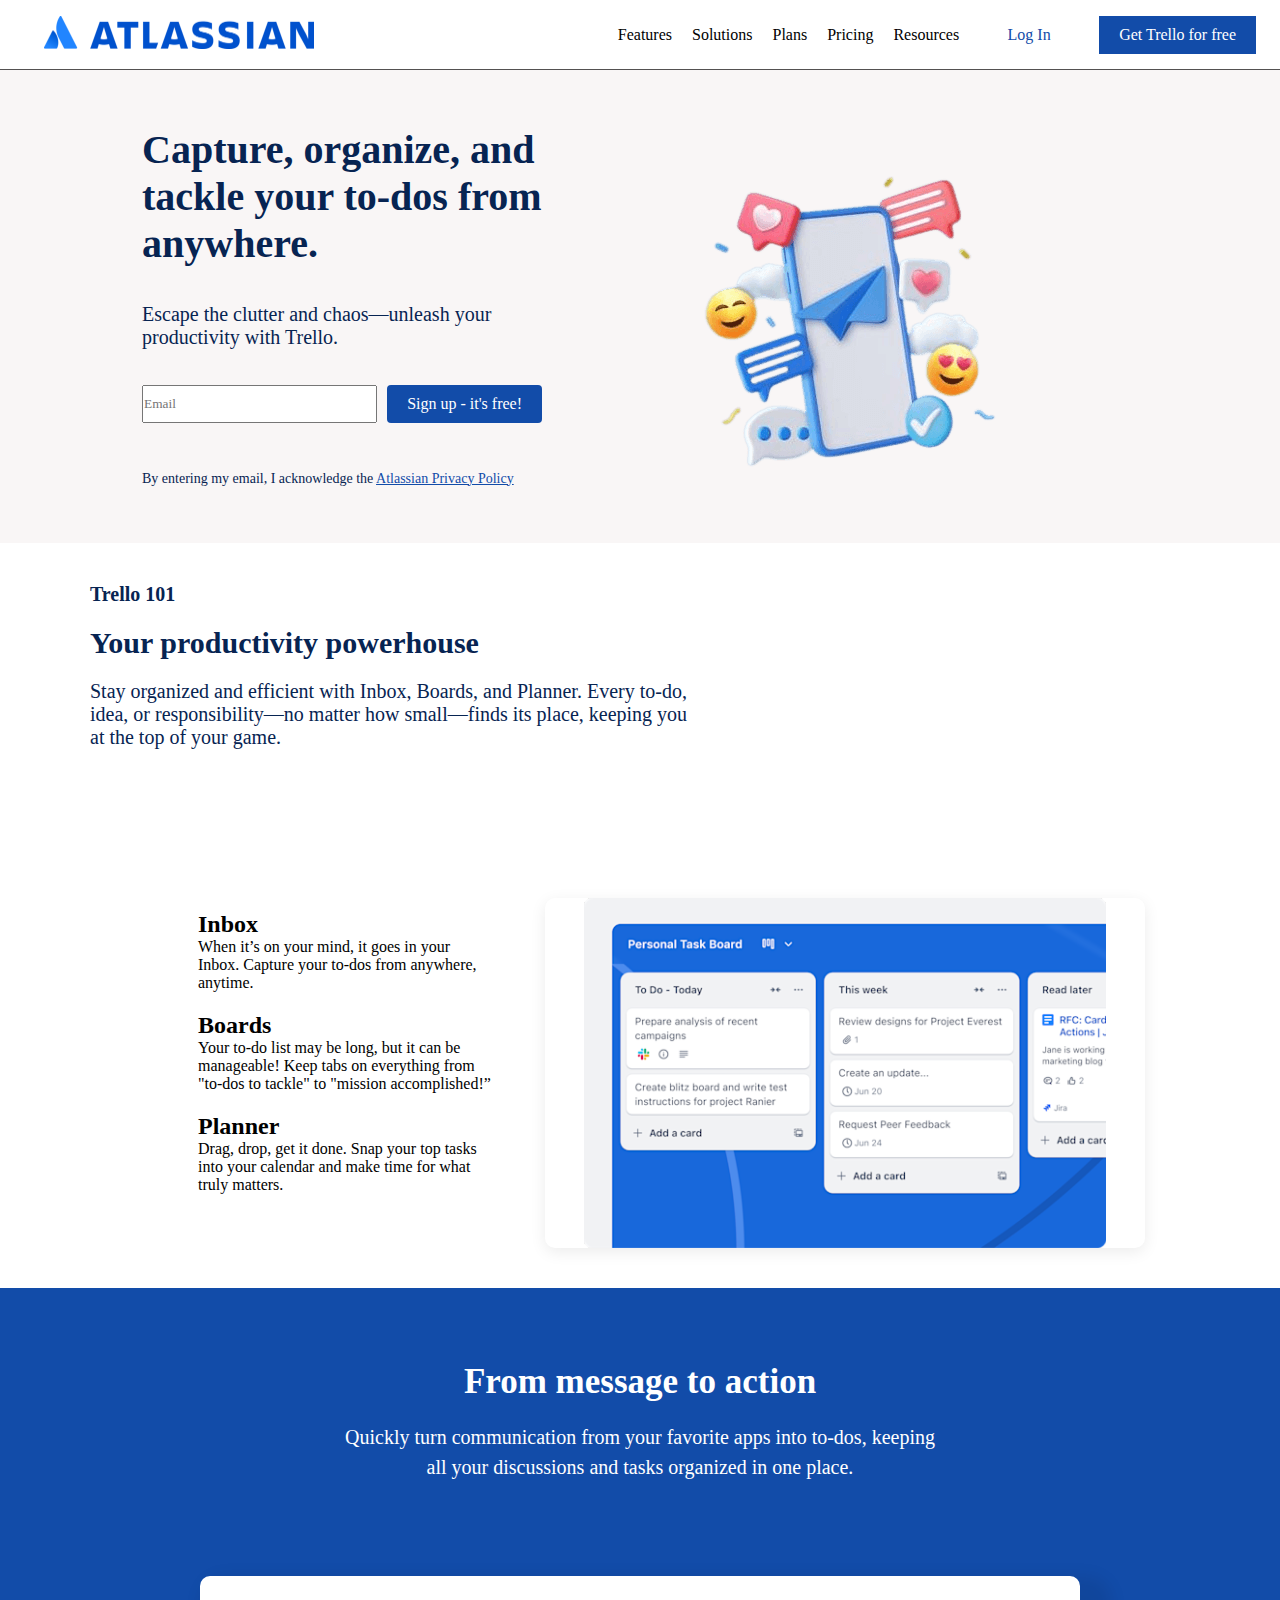
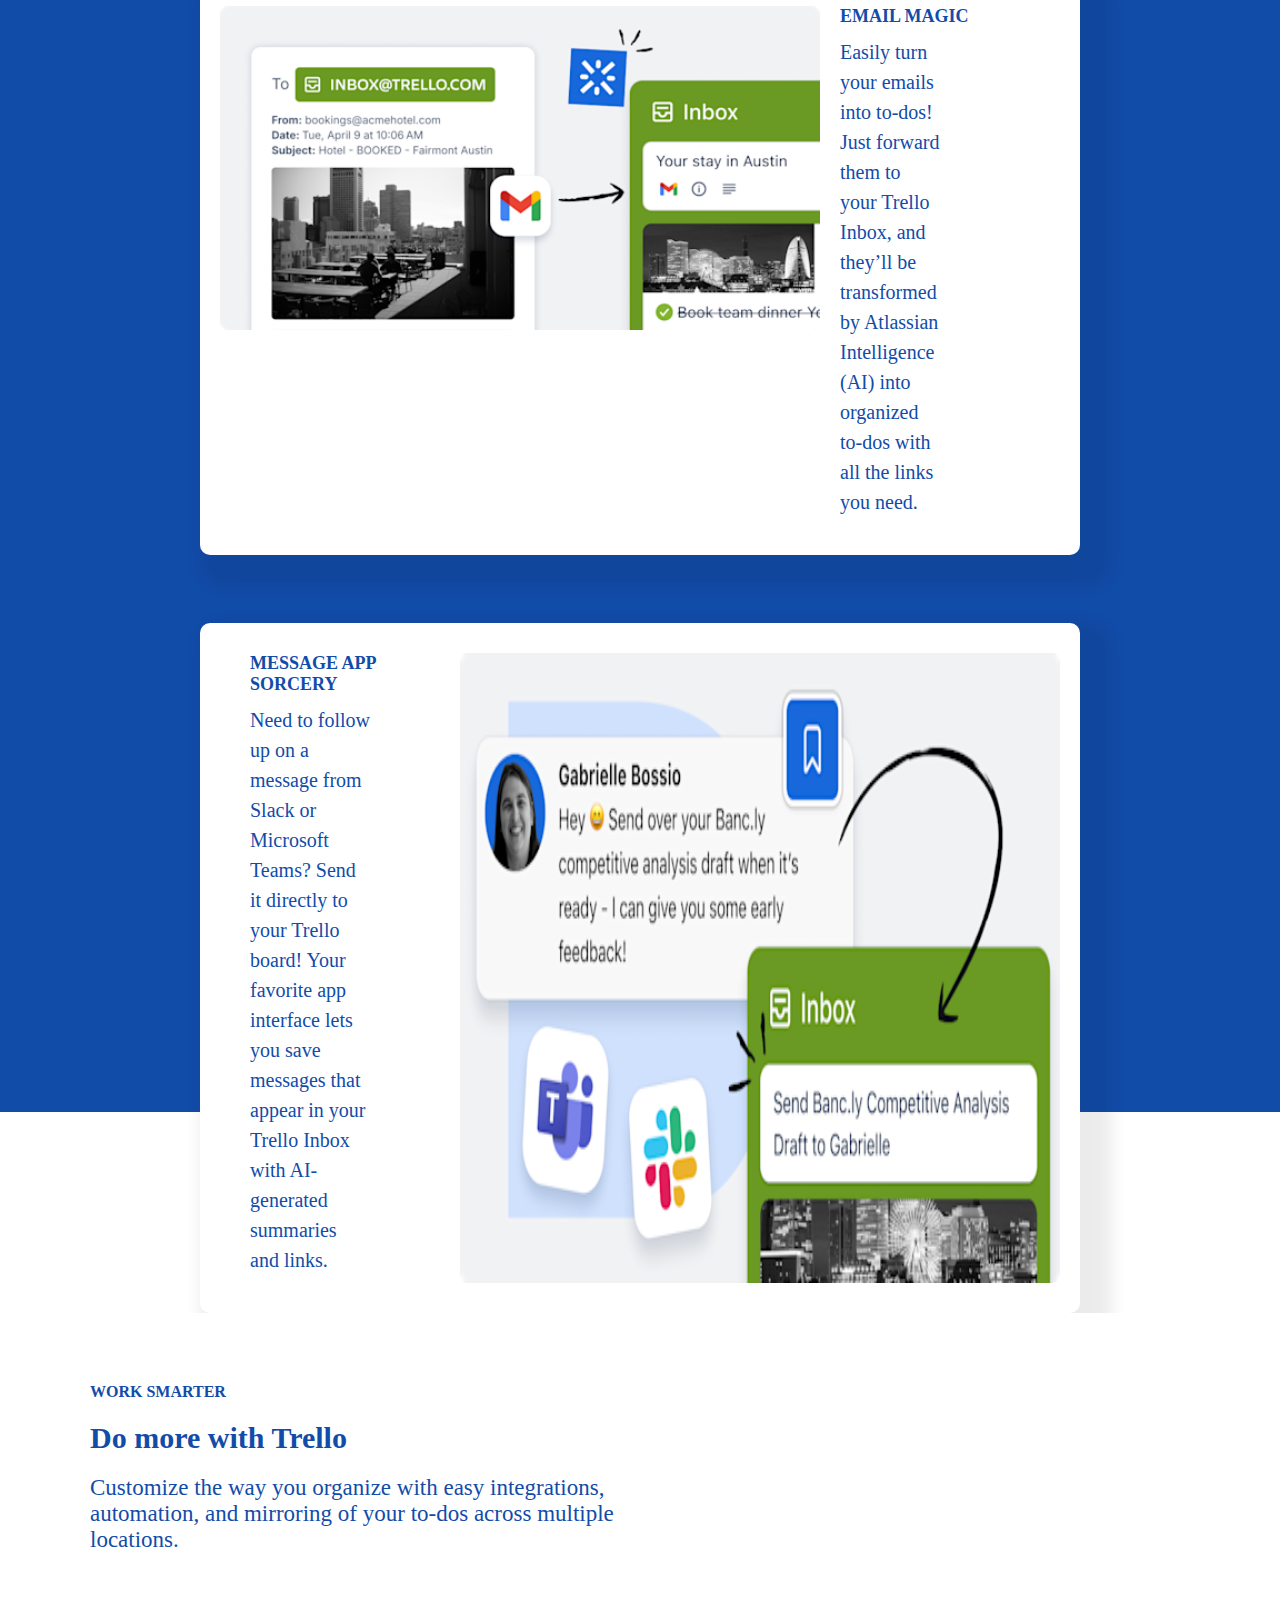
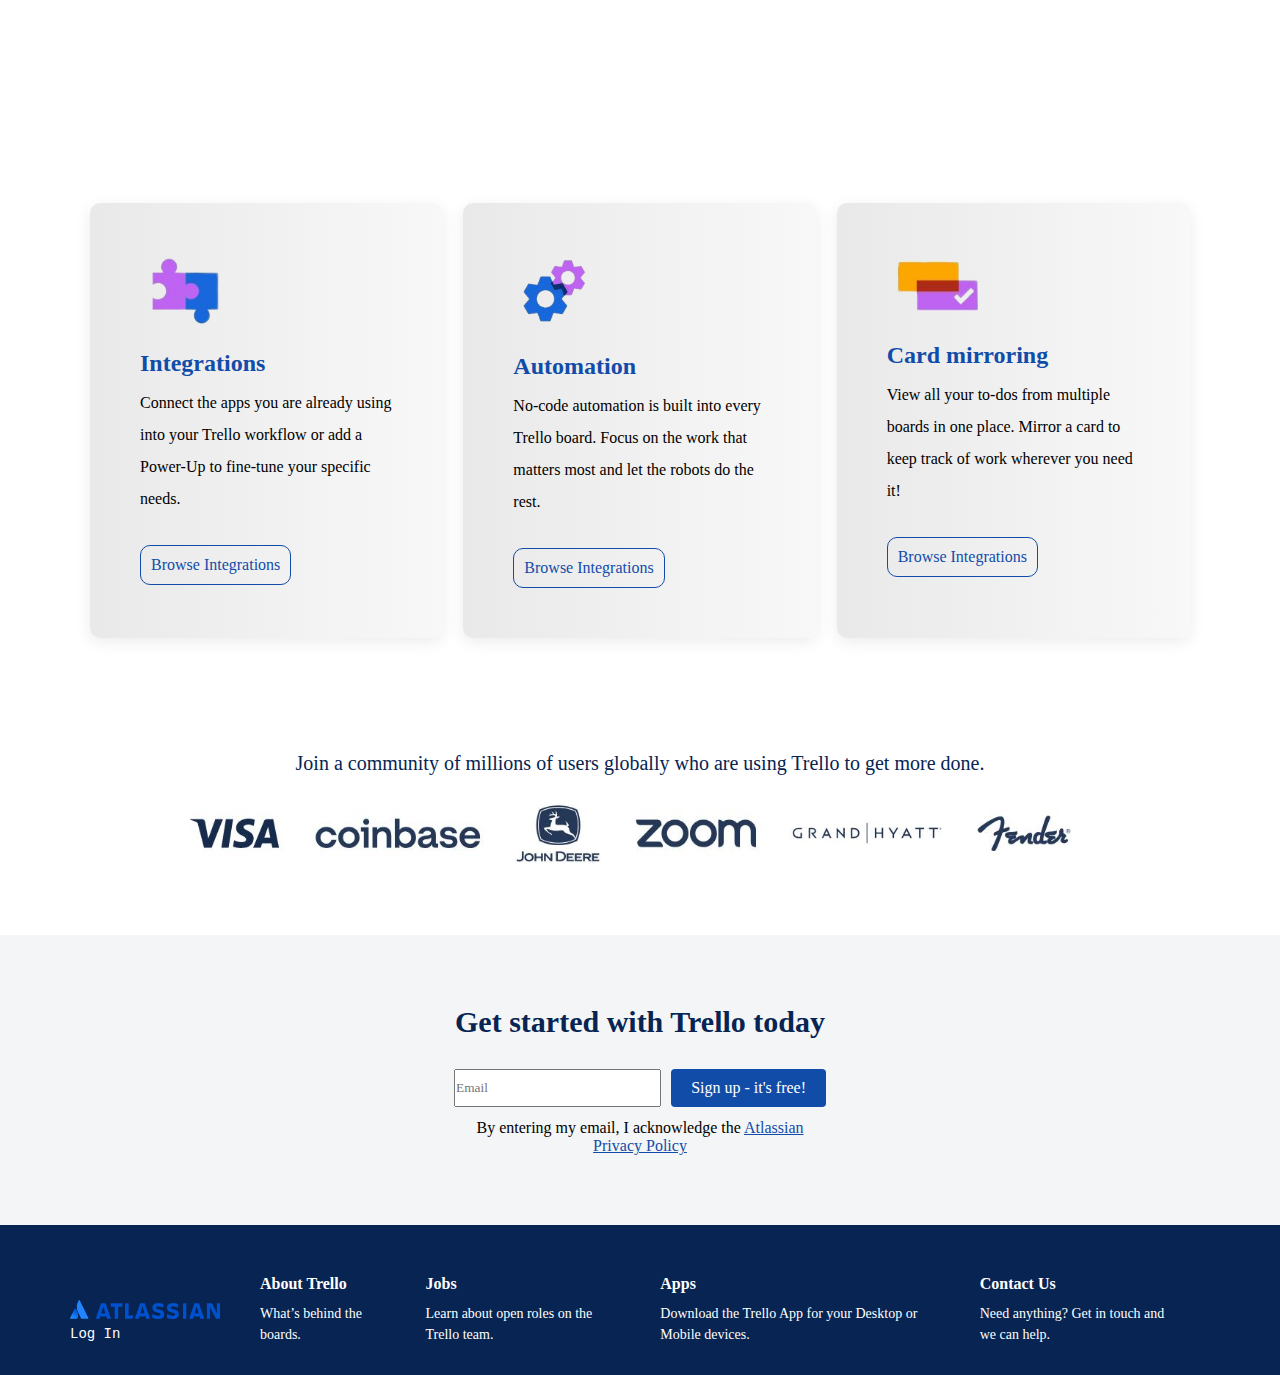
<file: index.html>
<!DOCTYPE html>
<html lang="en">

<head>
    <meta charset="UTF-8">
    <meta name="viewport" content="width=device-width, initial-scale=1.0">
    <title>Trello</title>
    <link rel="stylesheet" href="style.css">
    <link rel="stylesheet"
        href="https://fonts.googleapis.com/css2?family=Material+Symbols+Outlined:opsz,wght,FILL,GRAD@24,400,0,0&icon_names=chevron_forward" />
    <link rel="stylesheet"
        href="https://fonts.googleapis.com/css2?family=Material+Symbols+Outlined:opsz,wght,FILL,GRAD@24,400,0,0&icon_names=chevron_backward" />
    <link rel="stylesheet"
        href="https://fonts.googleapis.com/css2?family=Material+Symbols+Outlined:opsz,wght,FILL,GRAD@24,400,0,0&icon_names=menu" />
    <link rel="stylesheet"
        href="https://fonts.googleapis.com/css2?family=Material+Symbols+Outlined:opsz,wght,FILL,GRAD@24,400,0,0&icon_names=close" />


</head>

<body>
    <header>
        <div class="container">
            <div class="logo">
                <img src="image/logo.png" alt="Trello Logo">
            </div>
            <span id="menu-toggle" class="material-symbols-outlined" style="cursor:pointer;">
                <svg xmlns="http://www.w3.org/2000/svg" height="24px" viewBox="0 -960 960 960" width="24px"
                    fill="#1f1f1f">
                    <path d="M120-240v-80h720v80H120Zm0-200v-80h720v80H120Zm0-200v-80h720v80H120Z" />
                </svg>
            </span>
            <span id="menu-close" class="material-symbols-outlined" style="cursor:pointer; display:none;">
                <svg xmlns="http://www.w3.org/2000/svg" height="24px" viewBox="0 -960 960 960" width="24px"
                    fill="#1f1f1f">
                    <path
                        d="m256-200-56-56 224-224-224-224 56-56 224 224 224-224 56 56-224 224 224 224-56 56-224-224-224 224Z" />
                </svg>
            </span>
            <div class="nav-link">
                <ul>
                    <li>Features</li>
                    <li>Solutions</li>
                    <li>Plans</li>
                    <li>Pricing</li>
                    <li>Resources</li>
                </ul>
                <button class="btn-1" onclick="window.location.href='form.html'">Log In</button>
                <button class="btn-2" onclick="window.location.href='form.html'">Get Trello for free</button>

            </div>
        </div>
    </header>

    <section>
        <div class="section-1">
            <div class="content">
                <h2>Capture, organize, and tackle your to-dos from anywhere.</h2>
                <p>Escape the clutter and chaos—unleash your productivity with Trello.</p>
                <div class="input-row">
                    <input type="text" id="email-signup" placeholder="Email">
                    <button>Sign up - it's free!</button>
                </div>
                <p>By entering my email, I acknowledge the <span>Atlassian Privacy Policy</span> </p>
            </div>
            <div class="section-1-image">
                <img src="image/section-1 image.png" alt="email on phone">
            </div>
        </div>
    </section>

    <section class="section-2">
        <div class="content-2">
            <h6>Trello 101</h6>
            <h2>Your productivity powerhouse</h2>
            <p>Stay organized and efficient with Inbox, Boards, and Planner. Every to-do, idea, or responsibility—no
                matter how small—finds its place, keeping you at the top of your game.</p>
        </div>
    </section>

    <section class="section-3">
        <div class="content-3">
            <div class="inbox-content" onclick="showSlide(0)">
                <h2>Inbox</h2>
                <p>When it’s on your mind, it goes in your Inbox.
                    Capture your to-dos from anywhere, anytime.
                </p>
            </div>

            <div class="boards-content" onclick="showSlide(1)">
                <h2>Boards</h2>
                <p>Your to-do list may be long,
                    but it can be manageable!
                    Keep tabs on everything from "to-dos to tackle" to
                    "mission accomplished!”
                </p>
            </div>

            <div class="planner-content" onclick="showSlide(2)">
                <h2>Planner</h2>
                <p>Drag, drop, get it done.
                    Snap your top tasks into your calendar and make time for what truly matters.
                </p>
            </div>
        </div>
        <div class="image-box">
            <div class="content-slider">
                <div class="slide"><img src="image/inbox-slider.png" alt=""></div>
                <div class="slide"><img src="image/board-slider.png" alt=""></div>
                <div class="slide"><img src="image/planner-slider.png" alt=""></div>
            </div>
        </div>

    </section>
    <script>
        // Place this in a <script> tag after your slider HTML
        function showSlide(index) {
            // Get slide width dynamically for responsiveness
            const slide = document.querySelector('.slide');
            const slideWidth = slide.offsetWidth;
            document.querySelector('.content-slider').style.transform =
                `translateX(-${index * slideWidth}px)`;
        }
    </script>

    <section class="section-4">
        <div class="container-4">
            <h2>From message to action</h2>
            <p>Quickly turn communication from your favorite apps into to-dos,
                keeping all your discussions and tasks organized in one place.
            </p>
        </div>
    </section>


    <section class="section-5">
        <div class="container-5">
            <div class="image-content">
                <div class="email-todos"><img src="image/email-todos.png" alt=""></div>
                <div class="mail-todos">
                    <h2>EMAIL MAGIC</h2>
                    <p>Easily turn your emails into to-dos! Just forward them to your Trello Inbox,
                        and they’ll be transformed by Atlassian Intelligence (AI)
                        into organized to-dos with all the links you need.
                    </p>
                </div>
            </div>
            <br>
            <div class="image-content-2">
                <div class="mail-todo-2">
                    <h2>MESSAGE APP SORCERY</h2>
                    <p>Need to follow up on a message from Slack or Microsoft Teams? Send it directly to your Trello
                        board!
                        Your favorite app interface lets you save messages
                        that appear in your Trello Inbox with AI-generated summaries and links.
                    </p>
                </div>
                <div class="slackteams"><img src="image/slackteams-to-inbox.png" alt=""></div>
            </div>


        </div>
    </section>

    <section class="section-6">
        <div class="content-6">
            <h6>WORK SMARTER</h6>
            <h2>Do more with Trello</h2>
            <p>Customize the way you organize with easy integrations, automation,
                and mirroring of your to-dos across multiple locations.
            </p>
        </div>
    </section>

    <section class="section-7">
        <div class="container-7">
            <div class="integration">
                <img src="image/Integration.png" alt="integration">
                <h2>Integrations</h2>
                <p>
                    Connect the apps you are already using into your
                    Trello workflow or add a Power-Up to fine-tune your specific needs.
                </p>
                <a href="#">Browse Integrations</a>
            </div>

            <div class="integration-1">
                <img src="image/Automation.png" alt="Automation">
                <h2>Automation</h2>
                <p>
                    No-code automation is built into every Trello board. Focus on the work that matters most and let the
                    robots do the rest.
                </p>
                <a href="#">Browse Integrations</a>
            </div>

            <div class="integration-2">
                <img src="image/Card mirror.png" alt="Card Mirror">
                <h2>Card mirroring</h2>
                <p>
                    View all your to-dos from multiple boards in one place. Mirror a card to keep track of work wherever
                    you need it!
                </p>
                <a href="#">Browse Integrations</a>
            </div>
        </div>
    </section>

    <section class="section-8">

        <div class="container-8">
            <p>Join a community of millions of users globally who are using Trello to get more done.</p>
            <img src="image/image8.JPG" alt="">
        </div>

    </section>

    <section class="section-9">

        <div class="container-9">
            <h2>Get started with Trello today</h2>
            <div class="input-row">
                <input type="text" id="email" placeholder="Email">
                <button>Sign up - it's free!</button>
            </div>
            <p>By entering my email, I acknowledge the <span>Atlassian Privacy Policy</span> </p>

        </div>

    </section>

    <footer>

        <div class="container-footer">
            <div class="footer-logo">
                <img src="image/logo.png" alt="">
                <p>Log In</p>
            </div>

            <div class="ftcontainer">
                <h2>About Trello</h2>
                <p>What’s behind the boards.</p>
            </div>

            <div class="ftcontainer">
                <h2>Jobs</h2>
                <p>Learn about open roles on the Trello team.</p>
            </div>

            <div class="ftcontainer">
                <h2>Apps</h2>
                <p>Download the Trello App for your Desktop or Mobile devices.</p>
            </div>

            <div class="ftcontainer">
                <h2>Contact Us</h2>
                <p>Need anything? Get in touch and we can help.</p>
            </div>

        </div>

    </footer>


    <script src="script.js"></script>
</body>

</html>
</file>
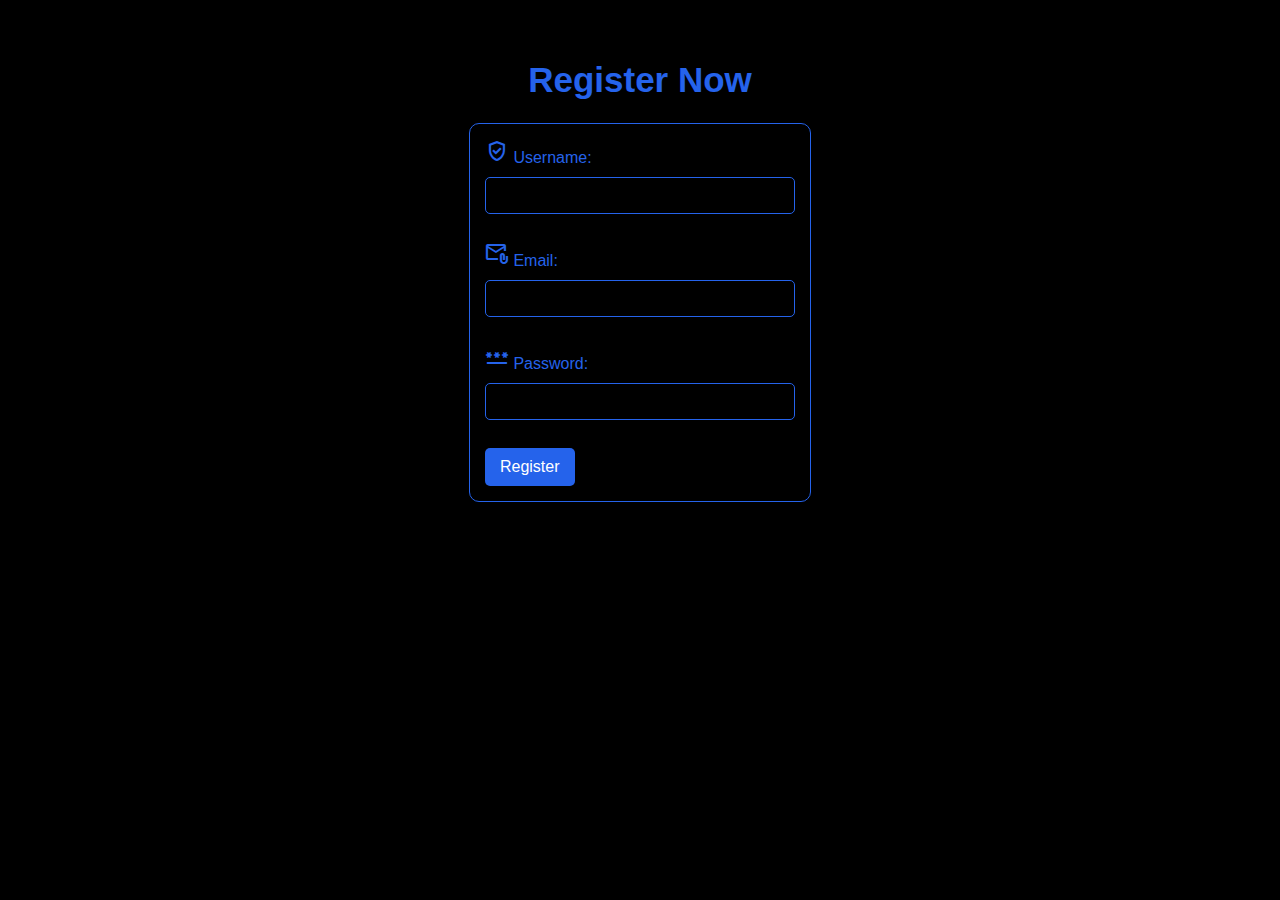
<file: form.html>
<!DOCTYPE html>
<html lang="en">

<head>
    <meta charset="UTF-8">
    <meta name="viewport" content="width=device-width, initial-scale=1.0">
    <title>Register Now</title>
    <link rel="stylesheet" href="register.css">
    <link rel="stylesheet" href="https://fonts.googleapis.com/css2?family=Material+Symbols+Outlined" />
</head>

<body>
    <h1>Register Now</h1>
    <form id="registerForm">
        <span class="material-symbols-outlined">verified_user</span>
        <label for="username">Username:</label>
        <input type="text" id="username" name="username" required><br><br>

        <span class="material-symbols-outlined">attach_email</span>
        <label for="email">Email:</label>
        <input type="email" id="email" name="email" required><br><br>

        <span class="material-symbols-outlined">password</span>
        <label for="password">Password:</label>
        <input type="password" id="password" name="password" required><br><br>

        <button type="submit">Register</button>
    </form>

    <script src="script.js"></script>
</body>

</html>
</file>
<file: style.css>
* {
    margin: 0;
    padding: 0;
    box-sizing: border-box;
    font-family: Cambria, Cochin, Georgia, Times, 'Times New Roman', serif;
}

body {
    background-color: #f4f5f7;
    width: 100%;
}

header {
    background-color: white;
    display: flex;
    align-items: center;
    height: 70px;
    justify-content: space-between;
    z-index: 100;
    position: sticky;
    top: 0;
}

header:hover {
    border-bottom: 1px solid #545151;
}


.logo {
    margin-left: 20px;
}

.logo img {
    width: 30vh;
}

header .container {
    width: 100%;
    display: flex;
    justify-content: space-between;
    align-items: center;
    padding: 0 24px;
    /* Add horizontal padding if needed */
    box-sizing: border-box;
}

header .nav-link {
    list-style: none;
    display: flex;
    align-items: center;
    gap: 20px;
    margin-left: 20px;
}

header .nav-link ul {
    list-style: none;
    display: flex;
    gap: 20px;
    align-items: center;
}

header .nav-link ul li {
    cursor: pointer;
    transition: color 0.5s, border-bottom 0.5s;
}

header .container .nav-link ul li:hover {
    color: #124ca9;
    font-weight: bold;
    border-bottom: 2px solid #124ca9;
}

header .nav-link .btn-1,
header .nav-link .btn-2 {
    padding: 10px 20px;
    border: none;
    background-color: transparent;
    cursor: pointer;
    font-size: 16px;
    min-width: 100px;
    /* Use min-width for flexibility */
    margin-top: 0;
    transition: background 0.5s, color 0.5s;
    display: flex;
    align-items: center;
    justify-content: center;
}

header .nav-link .btn-1 {
    background-color: transparent;
    color: #124ca9;
    width: 100px;
}

header .nav-link .btn-2 {
    background-color: #124ca9;
    width: 100%;
    color: white;
}



@media (max-width: 800px) {

    header.hide-header {
        display: none !important;
    }


    header {
        height: auto;
        padding: 10px 0;
    }

    header .container {
        flex-direction: column;
        align-items: flex-start;
        width: 100%;
        padding: 0 10px;
    }

    .logo {
        margin-left: 0;
        margin-bottom: 10px;
    }

    .logo img {
        width: 140px;
        height: auto;
    }

    header .nav-link {
        width: 100%;
        flex-direction: column;
        align-items: flex-start;
        gap: 10px;
    }

    header .nav-link ul {
        flex-direction: column;
        gap: 8px;
        margin: 0 0 10px 0;
        width: 100%;
        align-items: flex-start;
    }

    header .nav-link ul li {
        width: 100%;
        padding: 8px 0;
        font-size: 1.1rem;
        border-bottom: 1px solid #f0f0f0;
    }


    header .nav-link .btn-1,
    header .nav-link .btn-2 {
        width: 100%;
        margin-bottom: 8px;
        font-size: 1rem;
        padding: 10px 0;
    }

    .nav-link {
        display: none;
        flex-direction: column;
        background: #fff;
        position: absolute;
        top: 60px;
        left: 0;
        width: 100vw;
        z-index: 1000;
        box-shadow: 0 2px 8px rgba(0, 0, 0, 0.08);
        padding: 20px 0;
    }


    .nav-link.open {
        display: flex;
    }

    #menu-toggle {
        display: inline-block;
        margin-left: 10px;
    }

    #menu-close {
        display: none;
        margin-left: 10px;
    }

    #menu-close.active {
        display: inline-block;
    }

    .section-1 {
        flex-direction: column;
        align-items: center;
        gap: 20px;
    }

    .section-1-image img {
        width: 90vw;
        max-width: 320px;
    }

}

@media (min-width: 801px) {

    #menu-toggle,
    #menu-close {
        display: none !important;
    }

    .nav-link {
        display: flex !important;
        position: static;
        background: none;
        box-shadow: none;
        padding: 0;
    }
}


section {
    background-color: rgb(249, 246, 246);
    width: 100%;
    align-items: center;
    justify-content: center;
}

.section-1 {
    display: flex;
    align-items: center;
    justify-content: center;
    gap: 20px;
    padding: 20px 0;
}

.section-1 .content {
    max-width: 400px;
    display: flex;
    flex-direction: column;
    gap: 16px;
}

.content h2 {
    font-size: 40px;
    margin-bottom: 20px;
    color: #072452;
    font-family: 'Times New Roman', Times, serif;
}

.content p:first-of-type {
    font-size: 20px;
    color: #072452;
    margin-bottom: 20px;
}

.content p:last-of-type {
    font-size: 14px;
    color: #072452;
    margin-top: 20px;
    line-height: 1.2;
}

.content p span {
    color: #124ca9;
    cursor: pointer;
    text-decoration: underline;
}

.input-row {
    display: flex;
    gap: 10px;
    margin-bottom: 12px;
}

.input-row input[type="text"] {
    flex: 1;
    min-width: 0;
}

.input-row button {
    white-space: nowrap;
    padding: 10px 20px;
    background-color: #124ca9;
    color: white;
    border: none;
    border-radius: 4px;
    cursor: pointer;
    font-size: 16px;
    transition: background-color 0.3s;
}

.input-row button:hover {
    background-color: #0d3a7a;
}

.section-1-image img {
    max-width: 600px;
    width: 100%;
    height: auto;
    display: block;
}


@media (max-width: 800px) {
    .section-1 {
        flex-direction: column;
        align-items: center;
        padding: 24px 24px;
    }

    .content h2 {
        font-size: 24px;
        color: #072452;
        font-family: 'Times New Roman', Times, serif;
    }

    .content p:first-of-type {
        font-size: 16px;
        color: #072452;
    }


    .section-1-image img {
        width: 90vw;
        max-width: 320px;
    }
}

/*section 2 */

.section-2 {
    height: 35vh;
    background-color: white;
    padding-left: 70px;
    padding-top: 20px;
    width: 100%;
}

.section-2 .content-2 {
    max-width: 650px;
    padding: 20px;
    text-align: left;
}

.content-2 h6 {
    font-size: 20px;
    margin-bottom: 20px;
    color: #072452;
    font-family: 'Times New Roman', Times, serif;
}

.content-2 h2 {
    font-size: 30px;
    margin-bottom: 20px;
    color: #072452;
    font-family: 'Times New Roman', Times, serif;
}

.content-2 p {
    font-size: 20px;
    color: #072452;
    font-family: 'Times New Roman', Times, serif;
}

/* --- Mobile Responsive --- */
@media (max-width: 800px) {
    .section-2 {
        padding: 36px 0;
    }

    .content-2 {
        padding: 18px 6vw;
        max-width: 100%;
    }

    .content-2 h6 {
        font-size: 1rem;
        margin-bottom: 8px;
    }

    .content-2 h2 {
        font-size: 1.15rem;
        margin-bottom: 10px;
    }

    .content-2 p {
        font-size: 0.98rem;
        padding: 0 2vw;
    }
}

@media (max-width: 500px) {
    .section-2 {
        padding: 20px 0;
    }

    .content-2 {
        padding: 10px 2vw;
    }

    .content-2 h2 {
        font-size: 1rem;
    }

    .content-2 p {
        font-size: 0.93rem;
        padding: 0;
    }
}

/* --- Section 3 and Slider Responsive Styles --- */
.section-3 {
    display: flex;
    align-items: flex-start;
    background-color: white;
    gap: 40px;
    padding: 40px 0;
    justify-content: center;
}

.content-3 {
    max-width: 320px;
    display: flex;
    flex-direction: column;
    gap: 20px;
    margin-left: 50px;
    border: solid transparent;
    padding: 10px;
    transition: 0.2s;
    background-color: white;
    border-radius: 10px;
    cursor: pointer
}

.content-3 :hover {
    background: linear-gradient(to right 30%, #ffffff, #0d0db7);
    border-radius: 10px;
    padding: 10px;
    border: solid;
    box-shadow: 0 4px 16px rgba(0, 0, 0, 0.08);
    color: #124ca9;
}

.image-box {
    width: 600px;
    height: 350px;
    overflow: hidden;
    border-radius: 10px;
    box-shadow: 0 4px 16px rgba(0, 0, 0, 0.08);
    background: #fff;
    display: flex;
    align-items: center;
    justify-content: center;
}

.content-slider {
    display: flex;
    width: 1800px;
    /* 3 slides * 600px each */
    transition: transform 0.5s cubic-bezier(.77, 0, .18, 1);
}

.slide {
    width: 600px;
    height: 350px;
    flex-shrink: 0;
    display: flex;
    align-items: center;
    justify-content: center;
}

.slide img {
    width: 100%;
    height: 100%;
    object-fit: contain;
    display: block;
}

/* --- Mobile Responsive Styles --- */
@media (max-width: 800px) {
    .section-3 {
        flex-direction: column;
        align-items: center;
        gap: 20px;
        padding: 24px 0;
    }

    .content-3 {
        margin-left: 0;
        max-width: 100%;
        width: 100%;
    }

    .image-box,
    .slide {
        width: 95vw;
        max-width: 95vw;
        height: 200px;
    }

    .content-slider {
        width: 285vw;
        /* 3 slides * 95vw each */
    }
}

@media (max-width: 500px) {

    .image-box,
    .slide {
        width: 98vw;
        max-width: 98vw;
        height: 140px;
    }

    .content-slider {
        width: 294vw;
        /* 3 slides * 98vw each */
    }
}


/* Section 4 */
.section-4 {
    width: 100%;
    background-color: #124ca9;
    justify-content: center;
    text-align: center;
    align-items: center;
    padding-top: 50px;
    padding-bottom: 70px;
    color: white;

}


.section-4 .container-4 {
    max-width: 800px;
    margin: 0 auto;
    text-align: center;
    padding: 24px 16px;
}

.container-4 h2 {
    font-size: 35px;
    font-weight: bold;

}

.section-4 .container-4 p {
    font-size: 20px;
    line-height: 1.5;
    margin-top: 20px;
    padding-left: 80px;
    padding-right: 80px;
}


/* Add at the end of your style.css */

@media (max-width: 800px) {
    .section-4 {
        padding: 36px 0 40px 0;
    }

    .section-4 .container-4 {
        padding: 18px 8vw;
        max-width: 100%;
    }

    .container-4 h2 {
        font-size: 1.3rem;
        margin-bottom: 12px;
    }

    .section-4 .container-4 p {
        font-size: 1rem;
        padding: 0 2vw;
    }
}

@media (max-width: 500px) {
    .section-4 {
        padding: 20px 0 24px 0;
    }

    .section-4 .container-4 {
        padding: 10px 2vw;
    }

    .container-4 h2 {
        font-size: 1.05rem;
    }

    .section-4 .container-4 p {
        font-size: 0.95rem;
        padding: 0;
    }
}

.section-5 {
    width: 100%;
    background: linear-gradient(to bottom, #124ca9 85%, #ffffff 15%);
    color: black;
    min-height: 100vh;
}


.section-5 .container-5 {
    max-width: auto;
    margin: 0 auto;
    padding-left: 200px;
    padding-right: 200px;
}


.container-5 .image-content,
.container-5 .image-content-2 {
    background-color: white;
    width: 100%;
    display: flex;
    padding-left: 20px;
    padding-right: 20px;
    padding-top: 30px;
    padding-bottom: 30px;
    border-radius: 10px;
    box-shadow: transparent;
    box-shadow: 16px 16px 16px 16px rgba(0, 0, 0, 0.08);

}



.image-content-2 {
    margin-top: 50px;
}

.image-content .mail-todos {
    margin-right: 30px;
    padding-right: 30px;
    padding-left: 20px;
    text-align: left;
    font-size: 1.3rem;
    margin-bottom: 8px;
    justify-content: center;
    align-content: center;
    color: #124ca9;
}


.email-todos,
.slackteams {
    width: 600px;
    max-width: 100%;
}

.email-todos img,
.slackteams img {
    width: 100%;
    height: auto;
    display: block;
    border-radius: 8px;
}

.mail-todos,
.mail-todo-2 {
    flex: 1;
    min-width: 0;
}


.image-content .mail-todos h2 {
    font-family: Cambria, Cochin, Georgia, Times, 'Times New Roman', serif;
    font-size: 18px;
    font-weight: bold;
}

.image-content .mail-todos p {
    font-family: Cambria, Cochin, Georgia, Times, 'Times New Roman', serif;
    font-size: 20px;
    line-height: 1.5;
    padding-right: 60px;
    padding-top: 10px;

}



.image-content-2 .slackteams {
    display: flex;
}

.image-content-2 .mail-todo-2 {
    margin-right: 30px;
    padding-right: 10;
    padding-left: 30px;
    text-align: left;
    float: left;
    font-size: 1.3rem;
    margin-bottom: 8px;
    justify-content: center;
    align-content: center;
    color: #124ca9;
}

.image-content-2 .mail-todo-2 h2 {
    font-family: Cambria, Cochin, Georgia, Times, 'Times New Roman', serif;
    font-size: 18px;
    font-weight: bold;
}

.mail-todos p,
.mail-todo-2 p {
    font-size: 1rem;
    margin-bottom: 0;
}

.mail-todo-2 p {
    font-family: Cambria, Cochin, Georgia, Times, 'Times New Roman', serif;
    font-size: 20px;
    line-height: 1.5;
    padding-right: 60px;
    padding-top: 10px;

}


@media (max-width: 800px) {
    .section-5 .container-5 {
        padding: 16px;
    }

    .image-content,
    .image-content-2 {
        flex-direction: column;
        align-items: center;
        gap: 16px;
    }

    .email-todos,
    .slackteams {
        width: 95vw;
        max-width: 250px;
        margin: 0 auto;
        display: flex;
        justify-content: center;
    }

    .email-todos img,
    .slackteams img {
        width: 100%;
        max-width: 250px;
        height: auto;
        display: block;
        border-radius: 8px;
        object-fit: contain;
    }

    .mail-todos,
    .mail-todo-2 {
        width: 95vw;
        max-width: 340px;
        box-sizing: border-box;
        display: flex;
        flex-direction: column;
        align-items: center;
        text-align: center;
        margin: 0 auto;
        padding: 0;
    }

    .mail-todos h2,
    .mail-todo-2 h2,
    .mail-todos p,
    .mail-todo-2 p {
        width: 100%;
        padding-right: 10px;
        padding: 0;
        margin-left: 0;
        margin-right: 0;
        text-align: center;
        box-sizing: border-box;
    }
}

@media (max-width: 500px) {

    .email-todos,
    .slackteams {
        max-width: 98vw;
    }

    .mail-todos h2,
    .mail-todo-2 h2,
    .mail-todos p,
    .mail-todo-2 p {
        padding: 0 3vw !important;
    }

    .mail-todos h2,
    .mail-todo-2 h2 {
        font-size: 1rem;
        margin-bottom: 6px;
    }

    .mail-todos p,
    .mail-todo-2 p {
        font-size: 0.93rem;
        padding: 0 2vw;
    }
}


/* section 6 */

.section-6 {
    height: 50vh;
    background-color: white;
    padding-left: 70px;
    padding-top: 50px;
    width: 100%;
}

.section-6 .content-6 {
    max-width: 650px;
    padding: 20px;
    text-align: left;
}

.content-6 h6 {
    font-size: 16px;
    margin-bottom: 20px;
    color: #124ca9;
    font-family: 'Times New Roman', Times, serif;
}

.content-6 h2 {
    font-size: 30px;
    margin-bottom: 20px;
    color: #124ca9;
    font-family: 'Times New Roman', Times, serif;
}

.content-6 p {
    font-size: 23px;
    color: #124ca9;
    font-family: 'Times New Roman', Times, serif;
}


/* --- Mobile Responsive --- */
@media (max-width: 800px) {
    .section-6 {
        padding: 36px 0;
    }

    .content-6 {
        padding: 18px 6vw;
        max-width: 100%;
    }

    .content-6 h6 {
        font-size: 1rem;
        margin-bottom: 8px;
    }

    .content-6 h2 {
        font-size: 1.15rem;
        margin-bottom: 10px;
    }

    .content-6 p {
        font-size: 0.98rem;
        padding: 0 2vw;
    }
}

@media (max-width: 500px) {
    .section-6 {
        padding: 20px 0;
    }

    .content-6 {
        padding: 10px 2vw;
    }

    .content-6 h2 {
        font-size: 1rem;
    }

    .content-6 p {
        font-size: 0.93rem;
        padding: 0;
    }
}

/* section 7*/
.section-7 {
    background-color: white;
    padding: 20px 70px;
    width: 100%;
    min-height: auto;
}

.section-7 .container-7 {
    padding: 20px;
    text-align: left;
    display: flex;
    flex-direction: row;
    gap: 20px;
    justify-content: center;
    align-items: stretch;
}

.container-7 .integration,
.container-7 .integration-1,
.container-7 .integration-2 {
    background: linear-gradient(to right, #e9e9ea, #f8f8f9);
    padding: 50px;
    border-radius: 10px;
    box-shadow: 0 4px 16px rgba(0, 0, 0, 0.08);
    transition: 0.2s;
    flex: 1;
}

.container-7 .integration img {
    max-width: 90px;
    height: auto;
    background: none;
}

.container-7 .integration-1 img {
    max-width: 80px;
    height: auto;
    background: none;
}

.container-7 .integration-2 img {
    max-width: 100px;
    height: auto;
    background: none;
}

.container-7 .integration:hover {
    box-shadow: 0 4px 16px rgba(4, 27, 63, 0.12);
    background: linear-gradient(to left 20%, #124ca9, blue);
    cursor: pointer;
}

.container-7 .integration h2,
.container-7 .integration-1 h2,
.container-7 .integration-2 h2 {
    font-family: Georgia, 'Times New Roman', Times, serif;
    margin-top: 20px;
    color: #124ca9;
}

.container-7 .integration p,
.container-7 .integration-1 p,
.container-7 .integration-2 p {
    margin-top: 10px;
    margin-bottom: 20px;
    line-height: 2;
}

.container-7 .integration a,
.container-7 .integration-1 a,
.container-7 .integration-2 a {
    text-decoration: none;
    background-color: transparent;
    color: #124ca9;
    padding: 10px;
    border-radius: 10px;
    border: solid 1px #124ca9;
    display: inline-block;
    margin-top: 10px;
}

.container-7 .integration a:hover,
.container-7 .integration-1 a:hover,
.container-7 .integration-2 a:hover {
    transition: background 0.5s, color 0.5s;
    background-color: #124ca9;
    color: white;
    cursor: pointer;
}

/* section 8 */
.section-8 {
    width: 100%;
    background-color: white;
    padding: 70px 0;
}

.section-8 .container-8 {
    max-width: 1200px;
    margin: 0 auto;
    padding: 0 70px;
    text-align: center;
}

.container-8 p {
    font-size: 20px;
    line-height: 1.5;
    margin-bottom: 20px;
    color: #072452;
    font-family: 'Times New Roman', Times, serif;
}

.container-8 img {
    width: 900px;
    max-width: 100%;
    height: auto;
    display: block;
    margin: 0 auto;
}

/* section-9 */
.section-9 {
    width: 100%;
    background-color: rgb(243, 245, 246);
    padding: 70px 0;
}

.section-9 .container-9 {
    width: 40%;
    max-width: 600px;
    margin: 0 auto;
    padding: 0 70px;
    text-align: center;
}

.container-9 h2 {
    font-size: 30px;
    margin-bottom: 30px;
    color: #072452;
    font-family: 'Times New Roman', Times, serif;
}

.container-9 p span {
    color: #124ca9;
    cursor: pointer;
    text-decoration: underline;
}

/* Mobile Responsive - Clean and Simple */
@media (max-width: 800px) {
    .section-7 {
        padding: 30px 20px;
    }
    
    .section-7 .container-7 {
        flex-direction: column;
        align-items: center;
        gap: 20px;
        padding: 0;
    }

    .integration,
    .integration-1,
    .integration-2 {
        max-width: 100%;
        width: 100%;
        padding: 20px;
        margin-bottom: 0;
    }

    .integration img,
    .integration-1 img,
    .integration-2 img {
        width: 60px;
        height: 60px;
        margin-bottom: 8px;
    }

    .integration h2,
    .integration-1 h2,
    .integration-2 h2 {
        font-size: 1.1rem;
        margin: 15px 0 8px 0;
    }

    .integration p,
    .integration-1 p,
    .integration-2 p {
        font-size: 0.95rem;
        margin-bottom: 15px;
        line-height: 1.6;
    }

    .integration a,
    .integration-1 a,
    .integration-2 a {
        font-size: 0.9rem;
        margin-top: 5px;
    }
    
    .section-8 {
        padding: 40px 0;
        background: white;
    }
    
    .container-8 {
        padding: 0 20px;
        max-width: 100%;
    }
    
    .container-8 p {
        font-size: 16px;
        margin-bottom: 20px;
        line-height: 1.5;
        text-align: center;
    }
    
    .container-8 img {
        width: 90%;
        max-width: 400px;
        height: auto;
        border-radius: 12px;
        box-shadow: 0 2px 8px rgba(0,0,0,0.06);
        margin: 0 auto;
        display: block;
    }
    

     .section-9 {
        padding:  0;
        margin-top: 32px;
        background: #fff;
        text-align: center;
        position: relative;
        z-index: 1;
    }
    .container-9 {
        max-width: 100vw;
        padding: 0;
        margin: 0 auto;
        display: flex;
        flex-direction: column;
        align-items: center;
    
    }
    .container-9 h2 {
        font-size: 1.2rem;
        margin-bottom: 10px;
        line-height: 1.3;
        text-align: center;
    }
    .container-9 .input-row {
        display: flex;
        flex-direction: row;
        gap: 8px;
        width: 100%;
        max-width: 340px;
        margin: 0 auto 8px auto;
    }
    
     .container-9 input[type="text"] {
        flex: 1;
        min-width: 0;
        padding: 10px;
        font-size: 1rem;
        border-radius: 6px;
        border: 1px solid #ccc;
    }
    .container-9 button {
        padding: 10px 16px;
        font-size: 1rem;
        border-radius: 6px;
        background: #124ca9;
        color: #fff;
        border: none;
        cursor: pointer;
        white-space: nowrap;
    }
    .container-9 p {
        font-size: 0.98rem;
        line-height: 1.5;
        margin-bottom: 0;
        text-align: center;
        padding: 0 2vw;
    }
    .container-9 span {
        color: #124ca9;
        text-decoration: underline;
        cursor: pointer;
    }
}

@media (max-width: 500px) {
    .section-7 {
        padding: 20px 15px;
    }

    .integration,
    .integration-1,
    .integration-2 {
        padding: 15px;
    }

    .integration img,
    .integration-1 img,
    .integration-2 img {
        width: 50px;
        height: 50px;
    }

    .integration h2,
    .integration-1 h2,
    .integration-2 h2 {
        font-size: 1rem;
    }

    .integration p,
    .integration-1 p,
    .integration-2 p {
        font-size: 0.9rem;
    }
    
    .section-8 {
        padding: 30px 0;
    }
    
    .container-8 {
        padding: 0 15px;
    }
    
    .container-8 img {
        width: 95%;
        border-radius: 8px;
    }
    
    .container-8 p {
        font-size: 15px;
    }
    
   .section-9 {
        padding: 18px;
        margin-top: 18px;
    }
    .container-9 {
        padding: 0;
    }
    .container-9 h2 {
        font-size: 1rem;
    }
    .container-9 .input-row {
        max-width: 98vw;
        gap: 6px;
    }
    .container-9 input[type="text"] {
        font-size: 0.93rem;
        padding: 8px;
    }
    .container-9 button {
        font-size: 0.93rem;
        padding: 8px 10px;
    }
    .container-9 p {
        font-size: 0.93rem;
        padding: 0;
    }
}



/* Footer Section */

footer {
    background-color: #072452;
    color: white;
}
footer .container-footer {
    max-width: auto;
    margin: 0 auto;
    padding-left: 70px;
    padding-right: 70px;
    text-align: left;
    padding-top: 30px;
    padding-bottom: 10px;
    display: flex;
    justify-content: space-between;
    align-items: center;
}

footer .container-footer p {
    font-size: 14px;
    line-height: 1.5;
    color: white;
    font-family: 'Times New Roman', Times, serif;
}

.container-footer .footer-logo {
    margin-top: 20px;
    padding-right: 20px;
    
}

.container-footer .footer-logo img {
    width: 150px;
    height: auto;
    display: block;
    margin: 5px auto;
}

.container-footer .footer-logo p {
    font-family: monospace;
}

.container-footer .footer-logo p:hover {
    cursor: pointer;
    color: #072452;
}

.container-footer .ftcontainer {
    padding: 20px;
}

.container-footer .ftcontainer:hover{
    background-color: #1b1919, transparent;
    cursor: pointer;
}

.container-footer .ftcontainer h2 {
    font-size: 16px;
    margin-bottom: 10px;
}

.container-footer .ftcontainer p {
    padding-right: 20px;
    line-height: 1.5;
}

@media (max-width: 800px)  {
    footer .container-footer {
        flex-direction: column;
        align-items: center;
        text-align: center;
        padding: 20px 10px;
    }
}
</file>
<file: register.css>
body{
    margin: 0;
    font-family: Arial, sans-serif;
    background-color: black;
    color: #2563eb;
    transition: background-color 0.3s, color 0.3s;
    justify-items: center;
    align-items: center;
    height: 100px;
    margin-top: 60px;
}

form {
    align-items: center;
    justify-content: center;
    border: #2563eb solid 1px;
    border-radius: 10px;
    padding: 15px;
}

h1 {
    text-align: center;
    color: linear-gradient(to right, #2563eb, #00c6ff, rgb(41, 28, 77));
    font-size: 35px;

}

span {
    color: #2563eb;
    font-weight: bold;
}

@keyframes rotateIcon {
  0% { transform: rotate(0deg);}
  100% { transform: rotate(360deg);}
}

@keyframes rotateIcon {
  0% { transform: rotate(0deg);}
  100% { transform: rotate(360deg);}
}

input:focus + span,
input:focus ~ span {
  animation: rotateIcon 0.7s linear;
}

input[type="text"],
input[type="email"],
input[type="password"] {
    width: 100%;
    padding: 10px;
    margin: 10px 0;
    border: 1px solid #2563eb;
    border-radius: 5px;
    box-sizing: border-box;
    background-color: transparent;
    color: #2563eb;
}

input[type="text"]:focus,
input[type="email"]:focus,
input[type="password"]:focus {
    border-color: #8f5cff;
    outline: none;
}
input[type="submit"]:hover {
    background-color: #8f5cff;
    color: white;
    border: 1px solid #8f5cff;
}

input[type="submit"] {
    background-color: #2563eb;
    color: white;
    padding: 10px 15px;
    border: none;
    border-radius: 5px;
    cursor: pointer;
    font-size: 16px;
    transition: background-color 0.3s, color 0.3s;
}

.icon-button {
  border: none;
  cursor: pointer;
  color: inherit;
}

form button {
  background-color: #2563eb;
  color: white;
  padding: 10px 15px;
  border: none;
  border-radius: 5px;
  cursor: pointer;
  font-size: 16px;
  transition: background-color 0.3s, color 0.3s;
}

form button:hover {
  background-color: #8f5cff;
  color: white;
  border: 1px solid #8f5cff;
}
</file>
